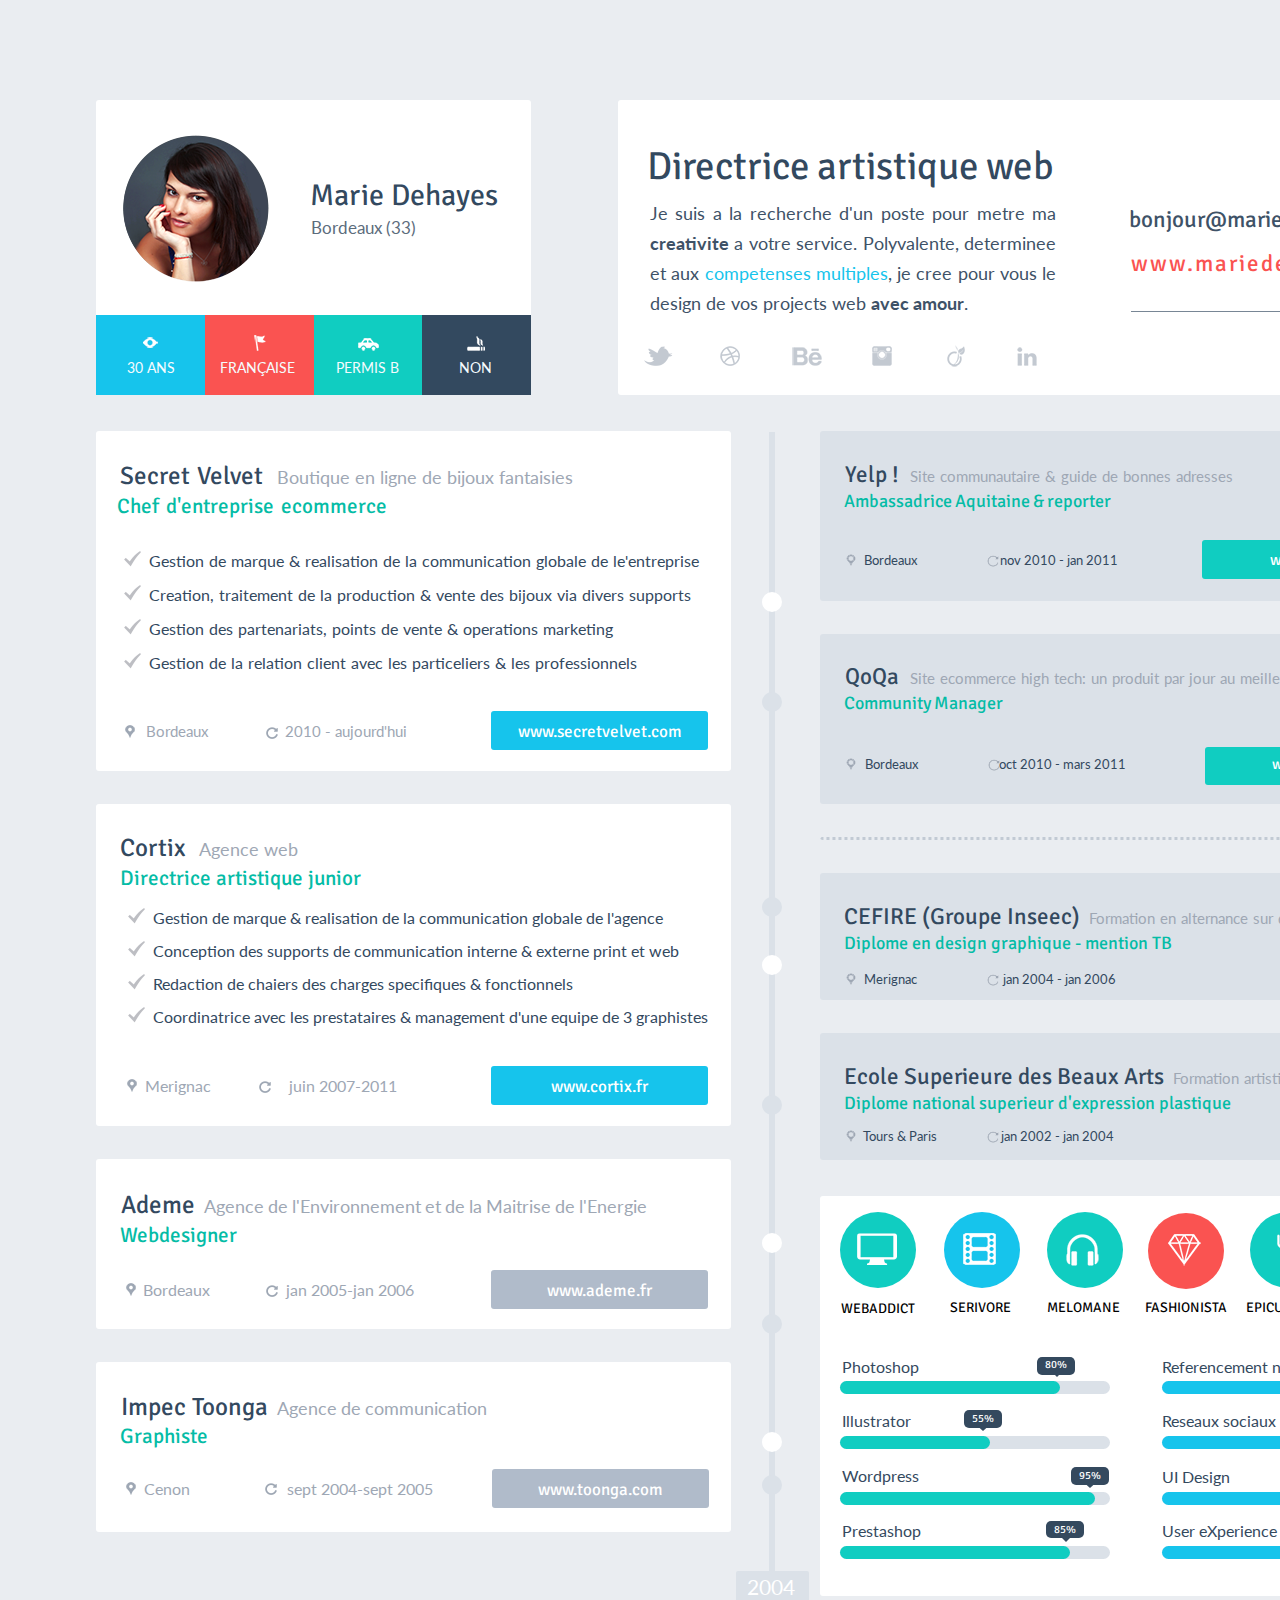
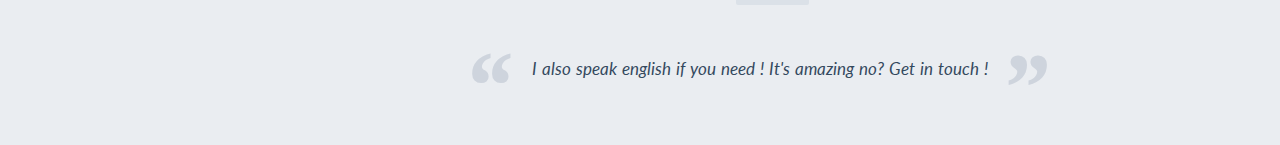
<file: Homepage/index.html>
<!DOCTYPE html>
<html>
<head>
    <meta charset="UTF-8">
    <title>HomePage</title>
    <link rel="stylesheet" href="main.css">
    <link href="https://fonts.googleapis.com/css?family=Lato|Signika|Signika+Negative&display=swap" 
    rel="stylesheet">
</head>
<body>
    <div class="header clearfix">
       <div class="head-profile">
            <div class="picture"></div>
            <div class="username">
                <h1>Marie Dehayes</h1>
                <p>Bordeaux (33)</p>
            </div>
            <div class="userinfo">
                <div class="info-1"><samp>30 ans</samp></div>
                <div class="info-2"><samp>française</samp></div>
                <div class="info-3"><samp>permis b</samp></div>
                <div class="info-4"><samp>non</samp></div >
            </div>
       </div>
       <div class="head-mail">
           <div class="main-info">
               <h1>Directrice artistique web</h1>
               <p>Je suis a la recherche d'un poste pour metre ma <span>creativite</span> a votre service. 
               Polyvalente, determinee et aux <a href="">competenses multiples</a>, 
               je cree pour vous le design de vos projects web <span>avec amour</span>.</p>
            </div>
           <div class="mail-rel">
               <span>bonjour@mariedehayes.com</span>
               <p><a href="#">www.mariedehayes.com</a></p>
           </div>
           <div class="sociative">
               <a href="#" class="tw-sociate"></a>
               <a href="#" class="b-sociate"></a>
               <a href="#" class="be-sociate"></a>
               <a href="#" class="inst-sociate"></a>
               <a href="#" class="app-sociate"></a>
               <a href="#" class="in-sociate"></a>
            </div>
        </div>
    </div>
    <div class="features clearfix">
        <div class="main-left">
            <div class="secret">
                <div class="header">
                    <span class="h-1">Secret Velvet</span>
                    <span class="h-2">Boutique en ligne de bijoux fantaisies</span>
                    <p class="h-3">Chef d'entreprise ecommerce</p>
                </div>
                <div class="descr">
                    <ul>
                        <li>Gestion de marque & realisation de la 
                            communication globale de le'entreprise</li>
                        <li>Creation, traitement de la production & vente des bijoux 
                            via divers supports</li>
                        <li>Gestion des partenariats, points de vente & operations marketing</li>
                        <li>Gestion de la relation client avec les particeliers
                            & les professionnels</li>
                    </ul>
                </div>
                <div class="enter">
                    <ul>
                        <li class="bord"><a href="#" class="bordeaux">Bordeaux</a></li>
                        <li class="ret"><a href="#" class="year">2010 - aujourd'hui</a></li>
                        <li><a href="#" class="button"><span>www.secretvelvet.com</span></a></li>
                    </ul>
                </div>
            </div>
            <div class="cortix">
                <div class="header">
                    <span class="h-1">Cortix</span>
                    <span class="h-2">Agence web</span>
                    <p class="h-3">Directrice artistique junior</p>
                </div>
                <div class="descr">
                    <ul>
                        <li>Gestion de marque & realisation de la 
                            communication globale de l'agence</li>
                        <li>Conception des supports de communication interne 
                            & externe print et web</li>
                        <li>Redaction de chaiers des charges specifiques 
                            & fonctionnels</li>
                        <li>Coordinatrice avec les prestataires & management 
                            d'une equipe de 3 graphistes</li>
                    </ul>
                </div>
                <div class="enter">
                    <ul>
                        <li class="bord"><a href="#" class="bordeaux">Merignac</a></li>
                        <li class="ret"><a href="#" class="year">juin 2007-2011</a></li>
                        <li><a href="#" class="button"><span>www.cortix.fr</span></a></li>
                    </ul>
                </div>
            </div>
            <div class="ademe">
                <div class="header">
                    <span class="h-1">Ademe</span>
                    <span class="h-2">Agence de l'Environnement et de la Maitrise de l'Energie</span>
                    <p class="h-3">Webdesigner</p>
                </div>
                <div class="enter">
                    <ul>
                        <li class="bord"><a href="#" class="bordeaux">Bordeaux</a></li>
                        <li class="ret"><a href="#" class="year">jan 2005-jan 2006</a></li>
                        <li><a href="#" class="button"><span>www.ademe.fr</span></a></li>
                    </ul>
                </div>
            </div>
            <div class="impec">
                <div class="header">
                    <span class="h-1">Impec Toonga</span>
                    <span class="h-2">Agence de communication</span>
                    <p class="h-3">Graphiste</p>
                </div>
                <div class="enter">
                    <ul>
                        <li class="bord"><a href="#" class="bordeaux">Cenon</a></li>
                        <li class="ret"><a href="#" class="year">sept 2004-sept 2005</a></li>
                        <li><a href="#" class="button"><span>www.toonga.com</span></a></li>
                    </ul>
                </div>
            </div>
        </div>
        <div class="main-middle">
            <div class="time-line">
                <div class="b-1"></div>
                <div class="b-2"></div>
                <div class="b-3"></div>
                <div class="b-4"></div>
                <div class="b-5"></div>
                <div class="b-6"></div>
                <div class="b-7"></div>
                <div class="b-8"></div>
                <div class="b-9"></div>
                <div class="date">2004</div>
            </div>
        </div>
        <div class="main-right">
            <div class="yelp">
                <div class="header">
                    <span class="h-1">Yelp !</span>
                    <span class="h-2">Site communautaire & guide de bonnes adresses</span>
                    <p class="h-3">Ambassadrice Aquitaine & reporter</p>
                </div>
                <div class="enter">
                    <ul>
                        <li class="bord"><a href="#" class="bordeaux">Bordeaux</a></li>
                        <li class="ret"><a href="#" class="year">nov 2010 - jan 2011</a></li>
                        <li><a href="#" class="button"><span>www.yelp.fr</span></a></li>
                    </ul>
                </div>
            </div>
            <div class="container-qoqa">
                <div class="qoqa">
                    <div class="header">
                        <span class="h-1">QoQa</span>
                        <span class="h-2">Site ecommerce high tech: un produit par jour au meilleur prix!</span>
                        <p class="h-3">Community Manager</p>
                    </div>
                    <div class="enter">
                        <ul>
                            <li class="bord"><a href="#" class="bordeaux">Bordeaux</a></li>
                            <li class="ret"><a href="#" class="year">oct 2010 - mars 2011</a></li>
                            <li><a href="#" class="button"><span>www.qoqa.fr</span></a></li>
                        </ul>
                    </div>
                </div>
            </div>
            <div class="cefire">
                <div class="header">
                    <span class="h-1">CEFIRE (Groupe Inseec)</span>
                    <span class="h-2">Formation en alternance sur deux annees</span>
                    <p class="h-3">Diplome en design graphique - mention TB</p>
                </div>
                <div class="enter">
                    <ul>
                        <li class="bord"><a href="#" class="bordeaux">Merignac</a></li>
                        <li class="ret"><a href="#" class="year">jan 2004 - jan 2006</a></li>
                        <li>
                            <div class="stars">
                                <div class="s-1"></div>
                                <div class="s-2"></div>
                                <div class="s-3"></div>
                                <div class="s-4"></div>
                                <div class="s-5"></div>
                            </div>
                        </li>
                    </ul>
                </div>
            </div>
            <div class="ecole">
                <div class="header">
                    <span class="h-1">Ecole Superieure des Beaux Arts</span>
                    <span class="h-2">Formation artistique</span>
                    <p class="h-3">Diplome national superieur d'expression plastique</p>
                </div>
                <div class="enter">
                    <ul>
                        <li class="bord"><a href="#" class="bordeaux">Tours & Paris</a></li>
                        <li class="ret"><a href="#" class="year">jan 2002 - jan 2004</a></li>
                        <li>
                            <div class="stars">
                                <div class="s-1"></div>
                                <div class="s-2"></div>
                                <div class="s-3"></div>
                                <div class="s-4"></div>
                                <div class="s-5"></div>
                            </div>
                        </li>
                    </ul>
                </div>
            </div>
            <div class="stat">
                <div class="header">
                    <div class="h-1">
                        <div class="main"></div>
                        <div class="title"><span>webaddict</span></div>
                    </div>
                    <div class="h-2">
                        <div class="main"></div>
                        <div class="title">serivore</div>
                    </div>
                    <div class="h-3">
                        <div class="main"></div>
                        <div class="title">melomane</div>
                    </div>
                    <div class="h-4">
                        <div class="main"></div>
                        <div class="title">fashionista</div>
                    </div>
                    <div class="h-5">
                        <div class="main"></div>
                        <div class="title">epicurienne</div>
                    </div>
                    <div class="h-6">
                        <div class="main"></div>
                        <div class="title">voyageuse</div>
                    </div>
                </div>
                <div class="info">
                    <div class="info-left">
                        <div class="pr-1">
                            <div class="description">Photoshop</div>
                            <div class="note">
                                <div class="per-cent">80%</div>
                            </div>
                            <div class="progress">
                              <div class="pr-bar"></div>
                            </div>
                        </div>        
                        <div class="pr-2">
                            <div class="description">Illustrator</div>
                            <div class="note">
                                <div class="per-cent">55%</div>
                            </div>
                            <div class="progress">
                                <div class="pr-bar"></div>
                            </div>
                        </div>    
                        <div class="pr-3">
                            <div class="description">Wordpress</div>
                            <div class="note">
                                <div class="per-cent">95%</div>
                            </div>
                            <div class="progress">
                                <div class="pr-bar"></div>
                            </div>
                        </div>   
                        <div class="pr-4">
                            <div class="description">Prestashop</div>
                            <div class="note">
                                <div class="per-cent">85%</div>
                            </div>
                            <div class="progress">
                                <div class="pr-bar"></div>
                            </div>
                        </div> 
                    </div>
                    <div class="info-right">
                        <div class="pr-5">
                            <div class="description">Referencement naturel</div>
                            <div class="note">
                                <div class="per-cent">60%</div>
                            </div>
                            <div class="progress">
                              <div class="pr-bar"></div>
                            </div>
                        </div>        
                        <div class="pr-6">
                            <div class="description">Reseaux sociaux</div>
                            <div class="note">
                                <div class="per-cent">75%</div>
                            </div>
                            <div class="progress">
                                <div class="pr-bar"></div>
                            </div>
                        </div>    
                        <div class="pr-7">
                            <div class="description">UI Design</div>
                            <div class="note">
                                <div class="per-cent">55%</div>
                            </div>
                            <div class="progress">
                                <div class="pr-bar"></div>
                            </div>
                        </div>   
                        <div class="pr-8">
                            <div class="description">User eXperience</div>
                            <div class="note">
                                <div class="per-cent">60%</div>
                            </div>
                            <div class="progress">
                                <div class="pr-bar"></div>
                            </div>
                        </div>
                    </div>
                </div>
            </div>        
        </div>
    </div>
    <div class="footer">
        <div class="cont">
            <span class="quote-1">&#8220;</span> 
            <span class="info">I also speak english if you need ! It's amazing no? Get in touch ! </span>
            <span class="quote-2">&#8221;</span>
        </div>
    </div>

    <!-- <img src="_Task_Resume (1).png"> -->
</body>
</html>
</file>
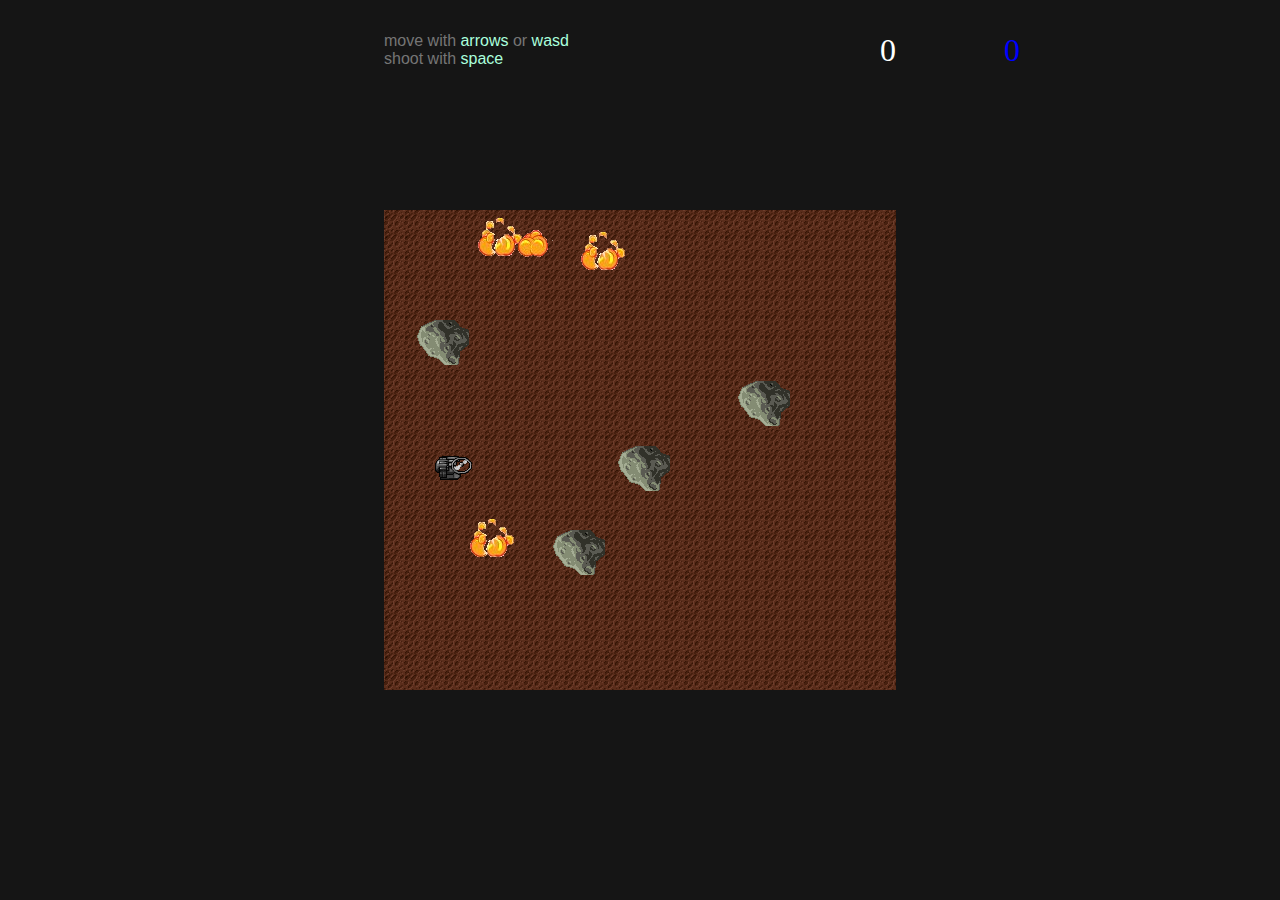
<file: SpaceAssault/index.html>
<!DOCTYPE html>
<html>
  <head>
    <meta charset="utf-8">

    <title></title>
    <meta name="description" content="">
    <meta name="viewport" content="width=device-width">

    <link rel="stylesheet" href="css/app.css">
  </head>
  <body>
    <div id="game-over-overlay">
    </div>

    <div id="game-over">
      <h1>GAME OVER</h1>
      <button id="play-again">Play Again</button>
    </div>

    <div class="wrapper">
      <div id="instructions">
        <div>
          move with <span class="key">arrows</span> or <span class="key">wasd</span>
        </div>
        <div>
          shoot with <span class="key">space</span>
        </div>
      </div>

      <div id="score"></div>
      <div id="scoreManna"></div>
    </div>

    <script type="text/javascript" src="js/resources.js"></script>
    <script type="text/javascript" src="js/input.js"></script>
    <script type="text/javascript" src="js/sprite.js"></script>
    <script type="text/javascript" src="js/app.js"></script>
  </body>
</html>
</file>
<file: Homepage/main.css>
body {
    background-color: #eaedf1;
}

.clearfix::after {
    content: "";
    display: table;
    clear: both;
}

/* ......................HEAD........................ */
                
/* ................................................. */

 .header {
    width: 1530px;
    height: 387px;
    margin: 0;
}

 .head-profile {
    margin-left: 88px;
    margin-top: 92px;
    width: 435px;
    float: left;
    height: 295px;
    background-color: #ffffff;
    border-radius: 3px;
}

.head-profile > .picture {
    position: relative;
    width: 146px;
    height: 150px;
    float: left;
    margin-left: 27px;
    margin-top: 33px;
    border-radius: 100px;
    background: #ffffff url(Icons/profile-photo.png) no-repeat ;
}

.head-profile .username {
    position: relative;
    float: right;
    width: 185px;
    height: 55px;
    margin-top: 82px;
    margin-right: 33px;
    color: #5C6C7C;
    font-size: 17px;
    font-family: "Lato", sans-serif;
}

.head-profile .username h1 {
    font-weight: normal;
    font-size: 30px;
    margin: 0;
    margin-top: -5px;
    margin-left: -3px;
    font-family: Signika Negative;
    color: #33495f;
}

.username p {
    margin: 0;
    margin-left: -2px;
    margin-top: 3px;
}

.head-profile .userinfo {
    position: relative;
    width: 435px;
    height: 80px;
    top: 32px;
    left: 0px;
    clear: both;
}

.head-profile .userinfo .info-1 {
    float: left;
    width: 109px;
    height: inherit;
    background: #16c4ec url(Icons/eye-profile.png) no-repeat 50% 30%;
}

.info-1 samp {
    display: inline-block;
    position: relative;
    left: 28%;
    top: 55%;
    color: #f5fbfe;
    text-transform: uppercase;
    font-size: 14px;
    font-family: "Lato", sans-serif;
}

.head-profile .userinfo .info-2 {
    float: left;
    width: 109px;
    height: inherit;
    background: #fa5351 url(Icons/flag-profile.png) no-repeat 50% 31%;
}

.info-2 samp {
    display: inline-block;
    position: relative;
    left: 14%;
    top: 55%;
    color: #f5fbfe;
    text-transform: uppercase;
    font-size: 14px;
    font-family: "Lato", sans-serif;
}

.head-profile .userinfo .info-3 {
    float: left;
    width: 108px;
    height: inherit;
    background: #10cdc1 url(Icons/car-profile.png) no-repeat 50% 35%;
}

.info-3 samp {
    display: inline-block;
    position: relative;
    left: 20%;
    top: 55%;
    color: #f5fbfe;
    text-transform: uppercase;
    font-size: 14px;
    font-family: "Lato", sans-serif;
}

.head-profile .userinfo .info-4 {
    float: right;
    width: 109px;
    height: inherit;
    background: #33495f url(Icons/cigarette-profile.png) no-repeat 49% 34%;
}

.info-4 samp {
    display: inline-block;
    position: relative;
    left: 34%;
    top: 55%;
    color: #f5fbfe;
    text-transform: uppercase;
    font-size: 14px;
    font-family: "Lato", sans-serif;
}

.head-mail {
    width: 825px;
    height: 295px;
    float: right;
    margin-top: 92px;
    margin-right: 95px;
    background-color: #FFFFFF;
    border-radius: 3px;
} 
 
.head-mail > .main-info {
    float: left;
    width: 405px;
    height: 165px;
    margin-left: 33px;
    margin-top: 50px;
    font-family: Lato;
    font-size: 18px;
    text-align: justify;
    color: #3E5267;
}

.main-info > h1 {
    word-spacing: -2px;
    font-size: 39px;
    margin: 0;
    margin-left: -4px;
    margin-top: -8px;
    font-weight: normal;
    color: #33495F;
    font-family: Signika Negative;
    vertical-align: top;
}

.main-info > p {
    margin-top: 10px;
    line-height: 30px;
    margin-top: 8px;
    margin-left: -1px;
    word-spacing: 0px;
}

.main-info span {
    font-weight: bold;
}

.main-info a {
    text-decoration: none;
    color: #16C4EC;
}

.head-mail > .mail-rel {
    width: 277px;
    height: 101px;
    float: right;
    margin-right: 35px;
    margin-top: 110px;
    font-size: 23px;
    font-family: Signika;
    text-align: justify;
    color: #3E5267;
    border-bottom: 1px solid #788695;
}

.mail-rel span {
    display: block;
    margin: 0;
    margin-top: -5px;
    margin-left: -2px;
}

.mail-rel a {
    display: block;
    text-decoration: none;
    margin: 0;
    margin-top: -8px;
    color: #FA5351;
    letter-spacing: 2px;
}

.head-mail .sociative {
    width: 410px;
    height: 40px;
    float: left;
    margin: 0;
    margin-left: 25px;
    margin-top: 25px;
}

.sociative .tw-sociate {
    display: block;
    float: left;
    height: 40px;
    width: 68px;
    background: #ffffff url(Icons/social.png) no-repeat -2px 4px;
}

.sociative .b-sociate {
    display: block;
    float: left;
    height: 40px;
    width: 68px;
    background: #ffffff url(Icons/social.png) no-repeat -70px 4px;
}

.sociative .be-sociate {
    display: block;
    float: left;
    height: 40px;
    width: 68px;
    background: #ffffff url(Icons/social.png) no-repeat -138px 4px;
}

.sociative .inst-sociate {
    display: block;
    float: left;
    height: 40px;
    width: 68px;
    background: #ffffff url(Icons/social.png) no-repeat -206px 4px;
}

.sociative .app-sociate {
    display: block;
    float: left;
    height: 40px;
    width: 68px;
    background: #ffffff url(Icons/social.png) no-repeat -274px 4px;
}

.sociative .in-sociate {
    display: block;
    float: left;
    height: 40px;
    width: 70px;
    background: #ffffff url(Icons/social.png) no-repeat -342px 4px;
}

.sociative .tw-sociate:hover {
    background: #ffffff url(Icons/social-link.png) no-repeat -2px 4px;
}

.sociative .b-sociate:hover {
    background: #ffffff url(Icons/social-link.png) no-repeat -70px 4px;
}

.sociative .be-sociate:hover {
    background: #ffffff url(Icons/social-link.png) no-repeat -138px 4px;
}

.sociative .inst-sociate:hover {
    background: #ffffff url(Icons/social-link.png) no-repeat -206px 4px;
}

.sociative .app-sociate:hover {
    background: #ffffff url(Icons/social-link.png) no-repeat -274px 4px;
}

.sociative .in-sociate:hover {
    background: #ffffff url(Icons/social-link.png) no-repeat -342px 4px;
} 

/* .............FEATURES............... */

/* ...................................... */


.features {
    width: 1530px;
    height: 1227px;
    margin: 0px;
}

.features .main-left {
    float: left;
    width: 723px;
    height: inherit;
}

.main-left .secret {
    float: left;
    width: 635px;
    height: 340px;
    margin-left: 88px;
    margin-top: 36px;
    background-color: #ffffff;
    border-radius: 3px;
}

.main-left .secret > .header {
    width: inherit;
    height: 53px;
    float: left;
    padding: 21px;
    margin-top: 3px;
    font-family: Signika;
    padding-top: 26px;
    padding-left: 24px;
}

.main-left .secret > .header > .h-1 {
    display: inline-block;
    font-size: 25px;
    word-spacing: 1px;
    font-weight: normal;
    color: #33495F;
}

.main-left .secret > .header > .h-2 {
    display: inline-block;
    margin-left: 10px;
    margin-top: 4px;
    font-family: Lato;
    font-size: 18px;
    color: #9EA7B4;
}

.main-left .secret > .header > .h-3 {
    display: inline-block;
    font-size: 21px;
    margin-top: 2px;
    margin-left: -3px;
    word-spacing: 2px;
    color: #04BCA6;
}

.main-left .secret > .descr {
    width: inherit;
    height: 162px;
    float: left;
    padding: 5px;
    padding-left: 13px;
}

.main-left .secret > .descr ul {
    list-style-image: url(Icons/list-g.png);
    margin-top: 5px;
    color: #33495F;
}

.main-left .secret > .descr li {
    font-family: Lato;
    font-size: 16px;
    line-height: 34px;
    word-spacing: 1px;
    text-align: justify;
}

.main-left .secret .enter {
    clear: both;
    width: inherit;
    height: 60px;
}

.secret .enter > ul {
    list-style: none;
    display: inline-block;
}

.secret .enter > ul li {
    display: inline-block;
}

.secret .enter > ul > .bord {
    width: 84px;
    text-align: right;
    margin-left: -12px;
    background: #ffffff url(Icons/bordeaux.png) no-repeat 0px 2px;
}

.secret .enter > ul > li a {
    text-decoration: none;
}

.secret .enter > ul > li .bordeaux {
    font-family: Lato;
    font-size: 15px;
    color: #9EA7B4;
}

.secret .enter > ul > .ret {
    margin-left: 53px;
    width: 142px;
    text-align: right;
    background: url(Icons/return.png) no-repeat 0px 3px;
}

.secret .enter > ul > li > .year {
    font-family: Lato;
    font-size: 15px;
    color: #9EA7B4;
}

.secret .enter > ul > .ret {
    list-style-image: url(Icons/return.png);
}

.secret .enter > ul > li .button {
    margin-left: 80px;
    display: inline-block;
    width: 217px;
    height: 39px;
    background-color: #16C4EC;
    border-radius: 3px;
    text-align: center;
    font-size: 17px;
    font-family: Signika;
    margin-top: -12px;
    color: #ffffff;
}

.secret .enter > ul > li .button span{
    display: block;
    margin-top: 10px;
}

.main-left .cortix {
    float: left;
    width: 635px;
    height: 322px;
    margin-left: 88px;
    margin-top: 33px;
    background-color: #ffffff;
    border-radius: 3px;
}

.main-left .cortix > .header {
    width: inherit;
    height: 53px;
    float: left;
    padding: 21px;
    font-family: Signika;
    padding-top: 28px;
    padding-left: 24px;
}

.main-left .cortix > .header > .h-1 {
    display: inline-block;
    font-size: 25px;
    font-weight: normal;
    color: #33495F;
}

.main-left .cortix > .header > .h-2 {
    display: inline-block;
    margin-left: 9px;
    font-family: Lato;
    font-size: 18px;
    color: #9EA7B4;
}

.main-left .cortix > .header > .h-3 {
    font-size: 21px;
    margin-top: 2px;
    color: #04BCA6;
}

.main-left .cortix > .descr {
    width: inherit;
    height: 155px;
    float: left;
    padding: 5px;
    padding-left: 13px;
}

.main-left .cortix > .descr ul {
    list-style-image: url(Icons/list-g.png);
    margin-top: -10px;
    margin-left: 4px;
    color: #33495F;
}

.main-left .cortix > .descr li {
    font-family: Lato;
    font-size: 16px;
    line-height: 33px;
    word-spacing: 0px;
}

.main-left .cortix .enter {
    clear: both;
    width: inherit;
    height: 60px;
}

.cortix .enter > ul {
    list-style: none;
    display: inline-block;
    margin-top: 3px;
}

.cortix .enter > ul li {
    display: inline-block;
}

.cortix .enter > ul > .bord {
    width: 85px;
    margin-left: -10px;
    text-align: right;
    background: #ffffff url(Icons/bordeaux.png) no-repeat 0px 2px;
}

.cortix .enter > ul > li a {
    text-decoration: none;
}

.cortix .enter > ul > li .bordeaux {
    font-family: Lato;
    font-size: 16px;
    color: #9EA7B4;
}

.cortix .enter > ul > .ret {
    margin-left: 43px;
    width: 139px;
    text-align: right;
    background: url(Icons/return.png) no-repeat 0px 3px;
}

.cortix .enter > ul > li > .year {
    font-family: Lato;
    font-size: 16px;
    color: #9EA7B4;
}

.cortix .enter > ul > .ret {
    list-style-image: url(Icons/return.png);
}

.cortix .enter > ul > li .button {
    margin-left: 90px;
    display: inline-block;
    width: 217px;
    height: 39px;
    font-size: 17px;
    background-color: #16C4EC;
    border-radius: 3px;
    text-align: center;
    font-family: Signika;
    margin-top: -8px;
    color: #ffffff;
}

.cortix .enter > ul > li .button span{
    display: block;
    margin-top: 10px;
}

.main-left .ademe {
    float: left;
    width: 635px;
    height: 170px;
    margin-left: 88px;
    margin-top: 33px;
    background-color: #ffffff;
    border-radius: 3px;
}

.main-left .ademe > .header {
    width: inherit;
    height: 35px;
    float: left;
    padding: 21px;
    font-family: Signika;
    padding-top: 30px;
    padding-left: 25px;
}

.main-left .ademe > .header > .h-1 {
    display: inline-block;
    font-size: 25px;
    font-weight: normal;
    color: #33495F;
}

.main-left .ademe > .header > .h-2 {
    display: inline-block;
    margin-left: 5px;
    font-family: Lato;
    font-size: 18px;
    word-spacing: -1px;
    color: #9EA7B4;
}

.main-left .ademe > .header > .h-3 {
    font-size: 21px;
    margin-top: 2px;
    margin-left: -1px;
    color: #04BCA6;
}

.main-left .ademe .enter {
    clear: both;
    width: inherit;
    height: 60px;
}

.ademe .enter > ul {
    list-style: none;
    display: inline-block;
    margin-top: 35px;
    margin-left: -1px;
}

.ademe .enter > ul li {
    display: inline-block;
}

.ademe .enter > ul > .bord {
    width: 85px;
    margin-left: -10px;
    text-align: right;
    background: #ffffff url(Icons/bordeaux.png) no-repeat 0px 2px;
}

.ademe .enter > ul > li a {
    text-decoration: none;
}

.ademe .enter > ul > li .bordeaux {
    font-family: Lato;
    font-size: 16px;
    color: #9EA7B4;
}

.ademe .enter > ul > .ret {
    margin-left: 51px;
    width: 149px;
    text-align: right;
    background: url(Icons/return.png) no-repeat 0px 3px;
}

.ademe .enter > ul > li > .year {
    font-family: Lato;
    font-size: 16px;
    color: #9EA7B4;
}

.ademe .enter > ul > .ret {
    list-style-image: url(Icons/return.png);
}

.ademe .enter > ul > li .button {
    margin-left: 73px;
    display: inline-block;
    width: 217px;
    height: 39px;
    font-size: 17px;
    background-color: #B0BBCA;
    border-radius: 3px;
    text-align: center;
    font-family: Signika;
    margin-top: -10px;
    color: #ffffff;
}

.ademe .enter > ul > li .button span{
    display: block;
    margin-top: 10px;
}

/*  */

.main-left .impec {
    float: left;
    width: 635px;
    height: 170px;
    margin-left: 88px;
    margin-top: 33px;
    background-color: #ffffff;
    border-radius: 3px;
}

.main-left .impec > .header {
    width: inherit;
    height: 45px;
    float: left;
    padding: 21px;
    font-family: Signika;
    padding-top: 30px;
    padding-left: 25px;
}

.main-left .impec > .header > .h-1 {
    display: inline-block;
    font-size: 25px;
    margin-top: -1px;
    font-weight: normal;
    color: #33495F;
}

.main-left .impec > .header > .h-2 {
    display: inline-block;
    margin-left: 5px;
    font-family: Lato;
    font-size: 18px;
    word-spacing: -1px;
    color: #9EA7B4;
}

.main-left .impec > .header > .h-3 {
    font-size: 21px;
    margin-top: 1px;
    margin-left: -1px;
    color: #04BCA6;
}

.main-left .impec .enter {
    clear: both;
    width: inherit;
    height: 60px;
}

.impec .enter > ul {
    list-style: none;
    display: inline-block;
    margin-top: 16px;
    margin-left: -1px;
}

.impec .enter > ul li {
    display: inline-block;
}

.impec .enter > ul > .bord {
    width: 65px;
    margin-left: -10px;
    margin-top: 5px;
    text-align: right;
    background: #ffffff url(Icons/bordeaux.png) no-repeat 0px 2px;
}

.impec .enter > ul > li a {
    text-decoration: none;
}

.impec .enter > ul > li .bordeaux {
    font-family: Lato;
    font-size: 16px;
    color: #9EA7B4;
}

.impec .enter > ul > .ret {
    margin-left: 70px;
    width: 169px;
    text-align: right;
    margin-top: 0px;
    background: url(Icons/return.png) no-repeat 0px 2px;
}

.impec .enter > ul > li > .year {
    font-family: Lato;
    font-size: 16px;
    color: #9EA7B4;
}

.impec .enter > ul > .ret {
    list-style-image: url(Icons/return.png);
}

.impec .enter > ul > li .button {
    margin-left: 55px;
    display: inline-block;
    width: 217px;
    height: 39px;
    font-size: 17px;
    background-color: #B0BBCA;
    border-radius: 3px;
    text-align: center;
    font-family: Signika;
    margin-top: -10px;
    color: #ffffff;
}

.impec .enter > ul > li .button span{
    display: block;
    margin-top: 10px;
}

.features .main-right {
    float: right;
    width: 740px;
    height: inherit;
}

/*  */

.main-right .yelp {
    float: left;
    width: 625px;
    height: 170px;
    margin-left: 22px;
    margin-top: 36px;
    background-color: #DBE1E8;
    border-radius: 3px;
}

.main-right .yelp > .header {
    width: inherit;
    height: 45px;
    float: left;
    padding: 21px;
    font-family: Signika;
    padding-top: 30px;
    padding-left: 25px;
}

.main-right .yelp > .header > .h-1 {
    display: inline-block;
    font-size: 23px;
    margin-top: -1px;
    font-weight: normal;
    color: #33495F;
}

.main-right .yelp > .header > .h-2 {
    display: inline-block;
    margin-left: 7px;
    font-family: Lato;
    font-size: 15px;
    word-spacing: 1px;
    color: #9EA7B4;
}

.main-right .yelp > .header > .h-3 {
    font-size: 18px;
    margin-top: 1px;
    margin-left: -1px;
    word-spacing: -1px;
    color: #04BCA6;
}

.main-right .yelp .enter {
    clear: both;
    width: inherit;
    height: 60px;
}

.yelp .enter > ul {
    list-style: none;
    display: inline-block;
    margin-top: 15px;
    margin-left: -1px;
}

.yelp .enter > ul li {
    display: inline-block;
}

.yelp .enter > ul > .bord {
    width: 72px;
    margin-left: -14px;
    margin-top: 9px;
    text-align: right;
    background: #DBE1E8 url(Icons/bordeaux-gray.png) no-repeat 0px 2px;
}

.yelp .enter > ul > li a {
    text-decoration: none;
}

.yelp .enter > ul > li .bordeaux {
    font-family: Lato;
    font-size: 13px;
    color: #33495F;
}

.yelp .enter > ul > .ret {
    margin-left: 65px;
    width: 132px;
    text-align: right;
    margin-top: 0px;
    background: url(Icons/return-gray.png) no-repeat 0px 2px;
}

.yelp .enter > ul > li > .year {
    font-family: Lato;
    font-size: 13px;
    color: #33495F;
}

.yelp .enter > ul > li .button {
    margin-left: 80px;
    display: inline-block;
    width: 217px;
    height: 39px;
    font-size: 16px;
    background-color: #10CDC1;
    border-radius: 3px;
    text-align: center;
    font-family: Signika;
    margin-top: -2px;
    color: #ffffff;
}

.yelp .enter > ul > li .button span{
    display: block;
    margin-top: 10px;
}

.main-right .container-qoqa {
    float: left;
    width: 625px;
    height: 203px;
    margin-left: 22px;
    margin-top: 33px;
    border-radius: 3px;
    border-bottom: 3px dotted #C2CAD4;
}

/*  */

.main-right .container-qoqa .qoqa {
    float: left;
    width: 625px;
    height: 170px;
    background-color: #DBE1E8;
    border-radius: 3px;
}

.main-right .container-qoqa .qoqa > .header {
    width: inherit;
    height: 45px;
    float: left;
    padding: 21px;
    font-family: Signika;
    padding-top: 29px;
    padding-left: 25px;
}

.main-right .container-qoqa .qoqa > .header > .h-1 {
    display: inline-block;
    font-size: 23px;
    margin-top: -1px;
    font-weight: normal;
    color: #33495F;
}

.main-right .container-qoqa .qoqa > .header > .h-2 {
    display: inline-block;
    margin-left: 7px;
    font-family: Lato;
    font-size: 15px;
    word-spacing: 1px;
    color: #9EA7B4;
}

.main-right .container-qoqa .qoqa > .header > .h-3 {
    font-size: 18px;
    margin-top: 1px;
    margin-left: -1px;
    word-spacing: -1px;
    color: #04BCA6;
}

.main-right .container-qoqa .qoqa .enter {
    clear: both;
    width: inherit;
    height: 70px;
}

.container-qoqa .qoqa .enter > ul {
    list-style: none;
    display: inline-block;
    margin-top: 15px;
    margin-left: -1px;
}

.container-qoqa .qoqa .enter > ul li {
    display: inline-block;
}

.container-qoqa .qoqa .enter > ul > .bord {
    width: 73px;
    margin-left: -14px;
    margin-top: 11px;
    text-align: right;
    background: #DBE1E8 url(Icons/bordeaux-gray.png) no-repeat 0px 2px;
}

.container-qoqa .qoqa .enter > ul > li a {
    text-decoration: none;
}

.container-qoqa .qoqa .enter > ul > li .bordeaux {
    font-family: Lato;
    font-size: 13px;
    color: #33495F;
}

.container-qoqa .qoqa .enter > ul > .ret {
    margin-left: 65px;
    width: 139px;
    text-align: right;
    margin-top: 0px;
    background: url(Icons/return-gray.png) no-repeat 0px 2px;
}

.container-qoqa .qoqa .enter > ul > li > .year {
    font-family: Lato;
    font-size: 13px;
    color: #33495F;
}

.container-qoqa .qoqa .enter > ul > li .button {
    margin-left: 75px;
    display: inline-block;
    width: 217px;
    height: 38px;
    font-size: 15px;
    background-color: #10CDC1;
    border-radius: 3px;
    text-align: center;
    font-family: Signika;
    margin-top: -5px;
    color: #ffffff;
}

.container-qoqa .qoqa .enter > ul > li .button span{
    display: block;
    margin-top: 8px;
}

/*  */

.main-right .cefire {
    float: left;
    width: 625px;
    height: 127px;
    margin-left: 22px;
    margin-top: 33px;
    background-color: #DBE1E8;
    border-radius: 3px;
}

.main-right .cefire > .header {
    width: inherit;
    height: 40px;
    float: left;
    padding: 21px;
    font-family: Signika;
    padding-top: 30px;
    padding-left: 25px;
}

.main-right .cefire > .header > .h-1 {
    display: inline-block;
    font-size: 23px;
    margin-top: -1px;
    margin-left: -1px;
    font-weight: normal;
    color: #33495F;
}

.main-right .cefire > .header > .h-2 {
    display: inline-block;
    margin-left: 5px;
    font-family: Lato;
    font-size: 15px;
    word-spacing: 1px;
    color: #9EA7B4;
}

.main-right .cefire > .header > .h-3 {
    font-size: 18px;
    margin-top: 1px;
    margin-left: -1px;
    word-spacing: 0px;
    color: #04BCA6;
}

.main-right .cefire .enter {
    clear: both;
    width: inherit;
    height: 36px;
}

.cefire .enter > ul {
    list-style: none;
    display: inline-block;
    margin-top: -12px;
    margin-left: -5px;
}

.cefire .enter > ul li {
    display: inline-block;
}

.cefire .enter > ul > .bord {
    width: 72px;
    margin-left: -10px;
    margin-top: 5px;
    text-align: right;
    background: #DBE1E8 url(Icons/bordeaux-gray.png) no-repeat 0px 2px;
}

.cefire .enter > ul > li a {
    text-decoration: none;
}

.cefire .enter > ul > li .bordeaux {
    font-family: Lato;
    font-size: 13px;
    color: #33495F;
}

.cefire .enter > ul > .ret {
    margin-left: 65px;
    width: 130px;
    text-align: right;
    margin-top: 0px;
    background: url(Icons/return-gray.png) no-repeat 0px 2px;
}

.cefire .enter > ul > li > .year {
    font-family: Lato;
    font-size: 13px;
    color: #33495F;
}

.cefire .enter .stars {
    width: 100px;
    height: 20px;
    margin-left: 205px;
    margin-top: 12px;
}

.cefire > .enter .stars .s-1, .s-2, .s-3, .s-4 {
    float: left;
    height: inherit;
    width: 20px;
    background: url(Icons/star-grey.png) no-repeat 0px 5px;
}

.cefire > .enter .stars .s-5 {
    float: left;
    height: inherit;
    width: 20px;
    background: url(Icons/star-half.png) no-repeat -2px 4px;
}

/*  */

.main-right .ecole {
    float: left;
    width: 625px;
    height: 127px;
    margin-left: 22px;
    margin-top: 33px;
    background-color: #DBE1E8;
    border-radius: 3px;
}

.main-right .ecole > .header {
    width: inherit;
    height: 40px;
    float: left;
    padding: 21px;
    font-family: Signika;
    padding-top: 30px;
    padding-left: 25px;
}

.main-right .ecole > .header > .h-1 {
    display: inline-block;
    font-size: 23px;
    margin-top: -1px;
    margin-left: -1px;
    font-weight: normal;
    color: #33495F;
}

.main-right .ecole > .header > .h-2 {
    display: inline-block;
    margin-left: 5px;
    font-family: Lato;
    font-size: 15px;
    word-spacing: 1px;
    color: #9EA7B4;
}

.main-right .ecole > .header > .h-3 {
    font-size: 18px;
    margin-top: 1px;
    margin-left: -1px;
    word-spacing: 0px;
    color: #04BCA6;
}

.main-right .ecole .enter {
    clear: both;
    width: inherit;
    height: 36px;
}

.ecole .enter > ul {
    list-style: none;
    display: inline-block;
    margin-top: -15px;
    margin-left: -5px;
}

.ecole .enter > ul li {
    display: inline-block;
}

.ecole .enter > ul > .bord {
    width: 92px;
    margin-left: -10px;
    margin-top: 5px;
    text-align: right;
    background: #DBE1E8 url(Icons/bordeaux-gray.png) no-repeat 0px 2px;
}

.ecole .enter > ul > li a {
    text-decoration: none;
}

.ecole .enter > ul > li .bordeaux {
    font-family: Lato;
    font-size: 13px;
    color: #33495F;
}

.ecole .enter > ul > .ret {
    margin-left: 45px;
    width: 128px;
    text-align: right;
    margin-top: 0px;
    background: url(Icons/return-gray.png) no-repeat 0px 2px;
}

.ecole .enter > ul > li > .year {
    font-family: Lato;
    font-size: 13px;
    color: #33495F;
}

.ecole .enter .stars {
    width: 100px;
    height: 20px;
    margin-left: 205px;
    margin-top: 12px;
}

 .ecole .enter .stars .s-1, .s-2, .s-3 {
    float: left;
    height: inherit;
    width: 20px;
    background: url(Icons/star-grey.png) no-repeat 0px 5px;
} 

.ecole .enter .stars .s-3 {
    float: left;
    height: inherit;
    width: 20px;
    background: url(Icons/star-half.png) no-repeat 0px 4px;
}

.ecole .enter .stars .s-4, .s-5 {
    float: left;
    height: inherit;
    width: 20px;
    background: url(Icons/star.png) no-repeat 0px 5px;
}

.main-right .stat {
    float: left;
    width: 625px;
    height: 400px;
    margin-left: 22px;
    margin-top: 36px;
    background-color: #FFFFFF;
    border-radius: 3px;
}

.stat .header {
    float: left;
    width: 625px;
    height: 130px;
}

.stat .header > .h-1 {
    float: left;
    width: 110px;
    height: inherit;
}

.stat .header > .h-2 {
    float: left;
    width: 107px;
    height: inherit;
}

.stat .header > .h-3 {
    float: left;
    width: 100px;
    height: inherit;
}

.stat .header > .h-4 {
    float: left;
    width: 100px;
    height: inherit;
}

.stat .header > .h-5 {
    float: left;
    width: 101px;
    height: inherit;
}

.stat .header > .h-6 {
    float: left;
    width: 107px;
    height: inherit;
}

.stat .header > .h-1 .main {
    float: left;
    width: 76px;
    height: 76px;
    margin-left: 20px;
    margin-top: 16px;
    border-radius: 40px;
    background: #10CDC1 url(Icons/h-1.png) no-repeat 15px 18px;
}

.stat .header > .h-2 .main {
    float: left;
    width: 76px;
    height: 76px;
    margin-left: 14px;
    margin-top: 16px;
    border-radius: 40px;
    background: #16C4EC url(Icons/h-2.png) no-repeat 17px 18px;
}

.stat .header > .h-3 .main {
    float: left;
    width: 76px;
    height: 76px;
    margin-left: 10px;
    margin-top: 16px;
    border-radius: 40px;
    background: #10CDC1 url(Icons/h-3.png) no-repeat 17px 21px;
}

.stat .header > .h-4 .main {
    float: left;
    width: 76px;
    height: 76px;
    margin-left: 11px;
    margin-top: 17px;
    border-radius: 40px;
    background: #FA5351 url(Icons/h-4.png) no-repeat 19px 19px;
}

.stat .header > .h-5 .main {
    float: left;
    width: 77px;
    height: 76px;
    margin-left: 13px;
    margin-top: 16px;
    border-radius: 40px;
    background: #10CDC1 url(Icons/h-5.png) no-repeat 21px 17px;
}

.stat .header > .h-6 .main {
    float: left;
    width: 76px;
    height: 76px;
    margin-left: 14px;
    margin-top: 16px;
    border-radius: 40px;
    background: #16C4EC url(Icons/h-6.png) no-repeat 18px 17px;
}

.stat .header > .h-1 .title {
    clear: both;
    width: 110px;
    height: 26px;
    margin-top: 104px;
    text-transform: uppercase;
    font-size:  14px;
    font-family: Signika Negative;
    padding-left: 21px;
}

.stat .header > .h-2 .title {
    clear: both;
    width: 110px;
    height: 27px;
    margin-top: 103px;
    text-transform: uppercase;
    font-size:  14px;
    font-family: Signika Negative;
    padding-left: 20px;
}

.stat .header > .h-3 .title {
    clear: both;
    width: 110px;
    height: 27px;
    margin-top: 103px;
    text-transform: uppercase;
    font-size:  14px;
    font-family: Signika Negative;
    padding-left: 10px;
}

.stat .header > .h-4 .title {
    clear: both;
    width: 110px;
    height: 27px;
    margin-top: 103px;
    text-transform: uppercase;
    font-size:  14px;
    font-family: Signika Negative;
    padding-left: 8px;
}

.stat .header > .h-5 .title {
    clear: both;
    width: 110px;
    height: 27px;
    margin-top: 103px;
    text-transform: uppercase;
    font-size:  14px;
    font-family: Signika Negative;
    padding-left: 9px;
}

.stat .header > .h-6 .title {
    clear: both;
    width: 110px;
    height: 27px;
    margin-top: 103px;
    text-transform: uppercase;
    font-size:  14px;
    font-family: Signika Negative;
    padding-left: 16px;
}

.stat .info {
    float: left;
    width: 625px;
    height: 270px;
}

.stat .info .info-left {
    float: left;
    width: 300px;
    height: 270px;
    color: #34495E;
}

.stat .info .pr-1 .description {
    width: 90px;
    height: 20px;
    margin-left: 20px;
    margin-top: 21px;
    font-size: 16px;
    padding: 2px;
    padding-top: 10px;
    font-family: Lato;
}

.pr-1 {
    float: left;
    width: 300px;
    height: 75px;
}

.pr-1 .note {
    position: relative; 
    background: #ffffff; 
    height: 23px;
    width: 38px;
    left: 217px;
    top: -23px;
    border-radius: 5px;
    font-size: 11px;
    font-family: Signika Negative;
    text-align: center;
    overflow: hidden; 
    color: #ffffff;
}

.pr-1 .per-cent {
    position: relative;
    margin-top: 1px;
    width: 38px;
    height: 17px;
    padding-top: 1px;
    border-radius: 5px;
    background-color: #34495E;
}

.pr-1 .note::after {
    content: ''; 
    position: absolute; 
    top: 12px; right: 9px;
    width: 0; height: 0;
    border: 9px solid transparent;	border-top: 9px solid #34495E;
}

.pr-1 .pr-bar {
    width: 220px;
    height: 13px;
    border-radius: 1.5em;
    background-color: #10CDC1;
}

.pr-1 .progress {
    margin-top: -21px;
    margin-left: 20px;
    width: 270px;
    border-radius: 1.5em;
    height: 13px;
    background-color: #DBE1E8;
}

.stat .info .pr-2 .description {
    width: 90px;
    height: 20px;
    margin-left: 20px;
    margin-top: 0px;
    font-size: 16px;
    padding: 2px;
    padding-top: 10px;
    font-family: Lato;
}

.pr-2 {
    float: left;
    width: 300px;
    height: 60px;
}

.pr-2 .note {
    position: relative; 
    background: #ffffff; 
    height: 24px;
    width: 38px;
    left: 144px;
    top: -25px;
    border-radius: 5px;
    font-size: 11px;
    font-family: Signika Negative;
    text-align: center;
    overflow: hidden; 
    color: #ffffff;
}

.pr-2 .per-cent {
    position: relative;
    margin-top: 2px;
    width: 38px;
    height: 16px;
    padding-top: 2px;
    border-radius: 5px;
    background-color: #34495E;
}

.pr-2 .note::after {
    content: ''; 
    position: absolute; 
    top: 14px; right: 9px;
    width: 0; height: 0;
    border: 10px solid transparent;	border-top: 9px solid #34495E;
}

.pr-2 .pr-bar {
    width: 150px;
    height: 13px;
    border-radius: 1.5em;
    background-color: #10CDC1;
}

.pr-2 .progress {
    margin-top: -21px;
    margin-left: 20px;
    width: 270px;
    border-radius: 1.5em;
    height: 13px;
    background-color: #DBE1E8;
}

.stat .info .pr-3 .description {
    width: 90px;
    height: 20px;
    margin-left: 20px;
    margin-top: -5px;
    font-size: 16px;
    padding: 2px;
    padding-top: 10px;
    font-family: Lato;
}

.pr-3 {
    float: left;
    width: 300px;
    height: 55px;
}

.pr-3 .note {
    position: relative; 
    background: #ffffff; 
    height: 23px;
    width: 38px;
    left: 251px;
    top: -23px;
    border-radius: 5px;
    font-size: 11px;
    font-family: Signika Negative;
    text-align: center;
    overflow: hidden; 
    color: #ffffff;
}

.pr-3 .per-cent {
    position: relative;
    margin-top: 2px;
    width: 38px;
    height: 16px;
    padding-top: 2px;
    border-radius: 5px;
    background-color: #34495E;
}

.pr-3 .note::after {
    content: ''; 
    position: absolute; 
    top: 14px; right: 9px;
    width: 0; height: 0;
    border: 10px solid transparent;	border-top: 9px solid #34495E;
}

.pr-3 .pr-bar {
    width: 255px;
    height: 13px;
    border-radius: 1.5em;
    background-color: #10CDC1;
}

.pr-3 .progress {
    margin-top: -19px;
    margin-left: 20px;
    width: 270px;
    border-radius: 1.5em;
    height: 13px;
    background-color: #DBE1E8;
}

.stat .info .pr-4 .description {
    width: 90px;
    height: 20px;
    margin-left: 20px;
    margin-top: -5px;
    font-size: 16px;
    padding: 2px;
    padding-top: 10px;
    font-family: Lato;
}

.pr-4 {
    float: left;
    width: 300px;
    height: 60px;
}

.pr-4 .note {
    position: relative; 
    background: #ffffff; 
    height: 23px;
    width: 38px;
    left: 226px;
    top: -24px;
    border-radius: 5px;
    font-size: 11px;
    font-family: Signika Negative;
    text-align: center;
    overflow: hidden; 
    color: #ffffff;
}

.pr-4 .per-cent {
    position: relative;
    margin-top: 2px;
    width: 38px;
    height: 15px;
    padding-top: 2px;
    border-radius: 5px;
    background-color: #34495E;
}

.pr-4 .note::after {
    content: ''; 
    position: absolute; 
    top: 14px; right: 9px;
    width: 0; height: 0;
    border: 9px solid transparent;	border-top: 9px solid #34495E;
}

.pr-4 .pr-bar {
    width: 230px;
    height: 13px;
    border-radius: 1.5em;
    background-color: #10CDC1;
}

.pr-4 .progress {
    margin-top: -20px;
    margin-left: 20px;
    width: 270px;
    border-radius: 1.5em;
    height: 13px;
    background-color: #DBE1E8;
}

.info-left .pr-4 .p-4 {
    margin-left: 20px;
    height: 29px;
    margin-top: -5px;
    width: 270px;
}

.info-right {
    float: right;
    width: 300px;
    height: 270px;
    color: #34495E;
}

.stat .info .pr-5 .description {
    width: 170px;
    height: 20px;
    margin-left: 15px;
    margin-top: 21px;
    font-size: 16px;
    padding: 2px;
    padding-top: 10px;
    font-family: Lato;
}

.pr-5 {
    float: left;
    width: 300px;
    height: 75px;
}

.pr-5 .note {
    position: relative; 
    background: #ffffff; 
    height: 22px;
    width: 38px;
    left: 186px;
    top: -25px;
    border-radius: 5px;
    font-size: 11px;
    font-family: Signika Negative;
    text-align: center;
    overflow: hidden; 
    color: #ffffff;
}

.pr-5 .per-cent {
    position: relative;
    margin-top: 2px;
    width: 38px;
    height: 15px;
    padding-top: 2px;
    border-radius: 5px;
    background-color: #34495E;
}

.pr-5 .note::after {
    content: ''; 
    position: absolute; 
    top: 14px; right: 9px;
    width: 0; height: 0;
    border: 9px solid transparent;	border-top: 8px solid #34495E;
}

.pr-5 .pr-bar {
    width: 190px;
    height: 13px;
    border-radius: 1.5em;
    background-color: #16C4EC;
}

.pr-5 .progress {
    margin-top: -20px;
    margin-left: 17px;
    width: 270px;
    border-radius: 1.5em;
    height: 13px;
    background-color: #DBE1E8;
}

.stat .info .pr-6 .description {
    width: 150px;
    height: 20px;
    margin-left: 15px;
    margin-top: 0px;
    font-size: 16px;
    padding: 2px;
    padding-top: 10px;
    font-family: Lato;
}

.pr-6 {
    float: left;
    width: 300px;
    height: 60px;
}

.pr-6 .note {
    position: relative; 
    background: #ffffff; 
    height: 23px;
    width: 38px;
    left: 202px;
    top: -25px;
    border-radius: 5px;
    font-size: 11px;
    font-family: Signika Negative;
    text-align: center;
    overflow: hidden; 
    color: #ffffff;
}

.pr-6 .per-cent {
    position: relative;
    margin-top: 2px;
    width: 38px;
    height: 15px;
    padding-top: 2px;
    border-radius: 5px;
    background-color: #34495E;
}

.pr-6 .note::after {
    content: ''; 
    position: absolute; 
    top: 14px; right: 9px;
    width: 0; height: 0;
    border: 9px solid transparent;	border-top: 8px solid #34495E;
}

.pr-6 .pr-bar {
    width: 205px;
    height: 13px;
    border-radius: 1.5em;
    background-color: #16C4EC;
}

.pr-6 .progress {
    margin-top: -20px;
    margin-left: 17px;
    width: 270px;
    border-radius: 1.5em;
    height: 13px;
    background-color: #DBE1E8;
}

.stat .info .pr-7 .description {
    width: 90px;
    height: 20px;
    margin-left: 15px;
    margin-top: -4px;
    font-size: 16px;
    padding: 2px;
    padding-top: 10px;
    font-family: Lato;
}

.pr-7 {
    float: left;
    width: 300px;
    height: 55px;
}

.pr-7 .note {
    position: relative; 
    background: #ffffff; 
    height: 22px;
    width: 38px;
    left: 153px;
    top: -24px;
    border-radius: 5px;
    font-size: 11px;
    font-family: Signika Negative;
    text-align: center;
    overflow: hidden; 
    color: #ffffff;
}

.pr-7 .per-cent {
    position: relative;
    margin-top: 2px;
    width: 38px;
    height: 15px;
    padding-top: 2px;
    border-radius: 5px;
    background-color: #34495E;
}

.pr-7 .note::after {
    content: ''; 
    position: absolute; 
    top: 14px; right: 9px;
    width: 0; height: 0;
    border: 9px solid transparent;	border-top: 8px solid #34495E;
}

.pr-7 .pr-bar {
    width: 155px;
    height: 13px;
    border-radius: 1.5em;
    background-color: #16C4EC;
}

.pr-7 .progress {
    margin-top: -19px;
    margin-left: 17px;
    width: 270px;
    border-radius: 1.5em;
    height: 13px;
    background-color: #DBE1E8;
}

.stat .info .pr-8 .description {
    width: 150px;
    height: 20px;
    margin-left: 15px;
    margin-top: -5px;
    font-size: 16px;
    padding: 2px;
    padding-top: 10px;
    font-family: Lato;
}

.pr-8 {
    float: left;
    width: 300px;
    height: 60px;
}

.pr-8 .note {
    position: relative; 
    background: #ffffff; 
    height: 22px;
    width: 38px;
    left: 186px;
    top: -24px;
    border-radius: 5px;
    font-size: 11px;
    font-family: Signika Negative;
    text-align: center;
    overflow: hidden; 
    color: #ffffff;
}

.pr-8 .per-cent {
    position: relative;
    margin-top: 2px;
    width: 38px;
    height: 15px;
    border-radius: 5px;
    padding-top: 2px;
    background-color: #34495E;
}

.pr-8 .note::after {
    content: ''; 
    position: absolute; 
    top: 14px; right: 9px;
    width: 0; height: 0;
    border: 9px solid transparent;	border-top: 8px solid #34495E;
}

.pr-8 .pr-bar {
    width: 188px;
    height: 13px;
    border-radius: 1.5em;
    background-color: #16C4EC;
}

.pr-8 .progress {
    margin-top: -19px;
    margin-left: 17px;
    width: 270px;
    border-radius: 1.5em;
    height: 13px;
    background-color: #DBE1E8;
}

.info-left .pr-8 .p-8 {
    margin-left: 20px;
    height: 29px;
    margin-top: -5px;
    width: 270px;
}

.features .main-middle {
    float: left;
    width: 67px;
    height: inherit;
}

.features .main-middle .time-line {
    width: 6px;
    height: 1150px;
    margin-left: 38px;
    margin-top: 37px;
    background-color: #DBE1E8;
}

.time-line .b-1, .b-4, .b-6, .b-8{
    position: relative;
    width: 20px;
    height: 20px;
    left: -7px;
    border-radius: 20px;
    background-color: #ffffff;
}

.time-line .b-1 {
    top: 160px;
}

.time-line .b-4 {
    top: 463px;
}

.time-line .b-6 {
    top: 701px;
}

.time-line .b-8 {
    top: 860px;
}

.time-line .b-2, .b-3, .b-5, .b-7, .b-9 {
    position: relative;
    width: 20px;
    height: 20px;
    border-radius: 20px;
    left: -7px;
    background-color: #DBE1E8;
}

.time-line .b-2 {
    top: 240px;
}

.time-line .b-3 {
    top: 425px;
}

.time-line .b-5 {
    top: 583px;
}

.time-line .b-7 {
    top: 762px;
}

.time-line .b-9 {
    top: 883px;
}

.time-line .date {
    position: relative;
    top: 959px;
    left: -33px;
    width: 62px;
    height: 31px;
    padding-left: 11px;
    border-radius: 2px;
    font-size: 21px;
    padding-top: 3px;
    font-family: Lato;
    color: #ffffff;
    background-color: #DBE1E8;
}

.footer {
    height: 115px;
    width: 1530px;
}

.footer .cont {
    position: relative;
    width: 605px;
    height: 80px;
    left: 460px;
    top: 10px;
    padding-left: 0px;
    font-style: italic;
    font-size: 17px;
    word-spacing: 1px;
}

.footer .quote-1 {
    display: inline-block;
    position: relative;
    font-size: 97px;
    font-weight: bold;
    left: -5px;
    top: -2px;
    color: #CED4DD;
}

.cont .info {
    display: inline-block;
    position: relative;
    left: 10px;
    top: -45px;
    font-style: italic;
    font-family: Lato;
    color: #34495E;
}

.footer .quote-2 {
    display: inline-block;
    position: relative;
    font-size: 97px;
    font-weight: bold;
    left: 17px;
    color: #CED4DD;
}
</file>
<file: SpaceAssault/css/app.css>
html, body {
    margin: 0;
    padding: 0;
    background-color: #151515;
}

canvas {
    display: block;
    margin: auto;

    position: absolute;
    top: 0;
    bottom: 0;
    left: 0;
    right: 0;
}

.wrapper {
    width: 512px;
    margin: 0 auto;
    margin-top: 2em;
}

#instructions {
    float: left;
    font-family: sans-serif;
    color: #757575;
}

#score {
    float: right;
    color: white;
    font-size: 2em;
}

#scoreManna {
    float: right;
    margin-right: -140px;
    color: blue;
    font-size: 2em;
}

.key {
    color: #aaffdd;
}

#game-over, #game-over-overlay {
    margin: auto;
    width: 512px;
    height: 480px;
    position: absolute;
    top: 0;
    left: 0;
    right: 0;
    bottom: 0;
    z-index: 1;
    display: none;
}

#game-over-overlay {
    background-color: black;
    opacity: .5;
}

#game-over {
    height: 200px;
    text-align: center;
    color: white;
}

#game-over h1 {
    font-size: 3em;
    font-family: sans-serif;
}

#game-over button {
    font-size: 1.5em;
}
</file>
